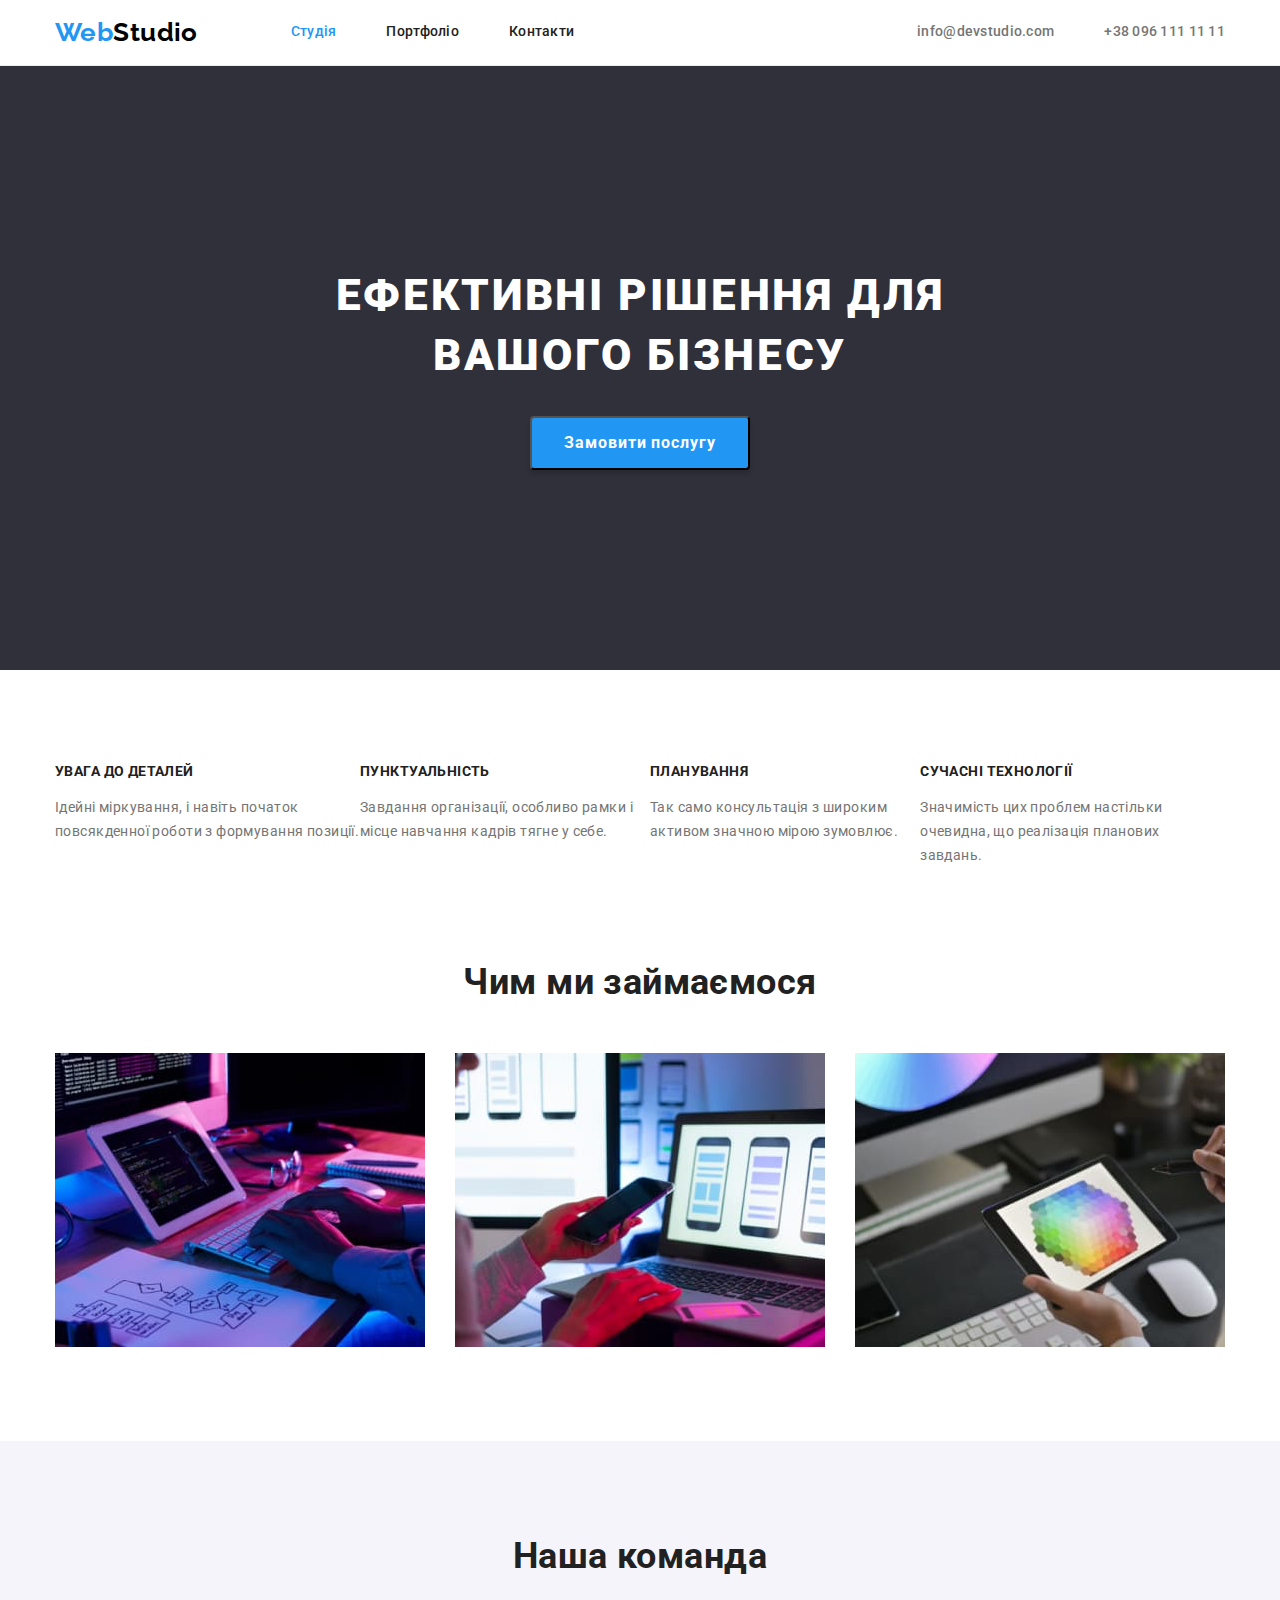
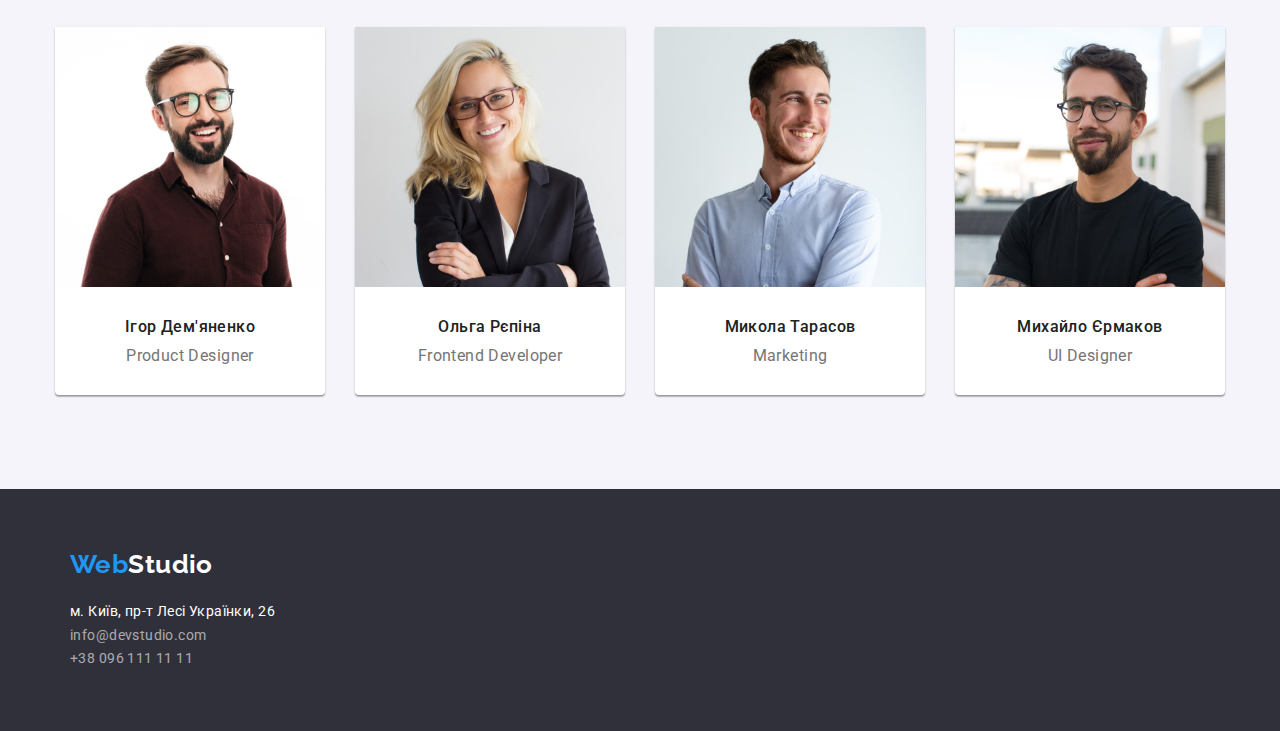
<file: index.html>
<!DOCTYPE html>
<html lang="uk">
  <head>
    <meta charset="UTF-8" />
    <meta http-equiv="X-UA-Compatible" content="IE=edge" />
    <meta name="viewport" content="width=device-width, initial-scale=1.0" />
    <title>Document</title>
    <link rel="preconnect" href="https://fonts.googleapis.com" />
    <link rel="preconnect" href="https://fonts.gstatic.com" crossorigin />
    <link
      rel="stylesheet"
      href="https://cdnjs.cloudflare.com/ajax/libs/modern-normalize/1.0.0/modern-normalize.min.css"
    />
    <link
      href="https://fonts.googleapis.com/css2?family=Montserrat:wght@400;700&family=Raleway:wght@700&family=Roboto:wght@100;400;500;700;900&display=swap"
      rel="stylesheet"
    />
    <link rel="stylesheet" href="./css/styles.css" />
  </head>

  <body>

    <!-- Хедер -->
    <header>
      <div class="container section-flex">
        <nav class="nav-flex">
          <a href="./index.html" class="logo"><span class="logo-accent">Web</span>Studio</a>
          <ul class="link-flex">
            <li><a href="./index.html" class="nav-link primery-link">Студія</a></li>
            <li><a href="./portfolio.html" class="nav-link">Портфоліо</a></li>
            <li><a href="" class="nav-link">Контакти</a></li>
          </ul>
        </nav>
        <ul class="link-flex">
          <li>
            <a href="mailto:info@devstudio.com" class="nav-link nav-contact">info@devstudio.com</a>
          </li>
          <li><a href="tel:+380961111111" class="nav-link nav-contact">+38 096 111 11 11</a></li>
        </ul>
      </div>
    </header>
    <!-- Герой -->
    <section class="hero">
      <h1 class="hero-title">
        Ефективні рішення для вашого бізнесу
      </h1>
      <button type="button" class="hero-button">Замовити послугу</button>
    </section>

    <!-- Наші переваги -->
    <div class="container">
      <section class="advantages">
        <h2 class="visually-hidden">Наші переваги</h2>
        <ul class="advantages-flex">
          <li class="advantages-list">
            <h3 class="advantages-title">УВАГА ДО ДЕТАЛЕЙ</h3>
            <p class="advantages-descr">
              Ідейні міркування, і навіть початок повсякденної роботи з формування позиції.
            </p>
          </li>
          <li class="advantages-list">
            <h3 class="advantages-title">ПУНКТУАЛЬНІСТЬ</h3>
            <p class="advantages-descr">
              Завдання організації, особливо рамки і місце навчання кадрів тягне у себе.
            </p>
          </li>
          <li class="advantages-list">
            <h3 class="advantages-title">ПЛАНУВАННЯ</h3>
            <p class="advantages-descr">
              Так само консультація з широким активом значною мірою зумовлює.
            </p>
          </li>
          <li class="advantages-list">
            <h3 class="advantages-title">СУЧАСНІ ТЕХНОЛОГІЇ</h3>
            <p class="advantages-descr">
              Значимість цих проблем настільки очевидна, що реалізація планових завдань.
            </p>
          </li>
        </ul>
      </section>
    </div>

    <!-- Чим ми займаємось?     -->
    <div class="container">
      <section class="whatwedo">
        <h2 class="whatwedo-title">Чим ми займаємося</h2>
        <ul class="whatwedo-flex">
          <li><img src="./images/whatwedo1.jpg" alt="Фото робіт №1" width="370" height="294" /></li>
          <li><img src="./images/whatwedo2.jpg" alt="Фото робіт №2" width="370" height="294" /></li>
          <li><img src="./images/whatwedo3.jpg" alt="Фото робіт №3" width="370" height="294" /></li>
        </ul>
      </section>
    </div>

    <!-- Наша команда -->
          <section class="team">
        <div class="container">
        <h2 class="team-title">Наша команда</h2>
        <ul class="team-flex">
          <li>
            <div class="team-box">
                <img
              src="./images/teammember1.jpg"
              alt="Перший учасник команди"
              width="270"
              height="260"
            />
            <h3 class="team-name">Ігор Дем'яненко</h3>
            <p class="team-position">Product Designer</p>
            </div>
          </li>
          <li>
            <div class="team-box">
                <img
              src="./images/teammember2.jpg"
              alt="Другий учасник команди"
              width="270"
              height="260"
            />
            <h3 class="team-name">Ольга Рєпіна</h3>
            <p class="team-position">Frontend Developer</p>
            </div>
          </li>
          <li>
            <div class="team-box">
                <img
              src="./images/teammember3.jpg"
              alt="Третій учасник команди"
              width="270"
              height="260"
            />
            <h3 class="team-name">Микола Тарасов</h3>
            <p class="team-position">Marketing</p>
            </div>
          </li>
          <li>
            <div class="team-box">
                <img
              src="./images/teammember4.jpg"
              alt="Четвертий учасник команди"
              width="270"
              height="260"
            />
            <h3 class="team-name">Михайло Єрмаков</h3>
            <p class="team-position">UI Designer</p>
            </div>
          </li>
        </ul>
        </div>
      </section>
    </div>
    
<!-- Футер -->
    <footer class="footer">
     <div class="container">
      <div class="footer-box">
        <a href="./index.html " class="logo-footer"><span class="logo-accent">Web</span>Studio</a
        ><br />
        <address>
          <ul>
            <li><a href="#" class="footer-address">м. Київ, пр-т Лесі Українки, 26</a></li>
            <li><a href="mailto:info@devstudio.com" class="footer-link">info@devstudio.com</a></li>
            <li><a href="tel:+380961111111" class="footer-link">+38 096 111 11 11</a></li>
          </ul>
        </address>
      </div>
     </div>
    </footer>
  </body>
</html>
</file>
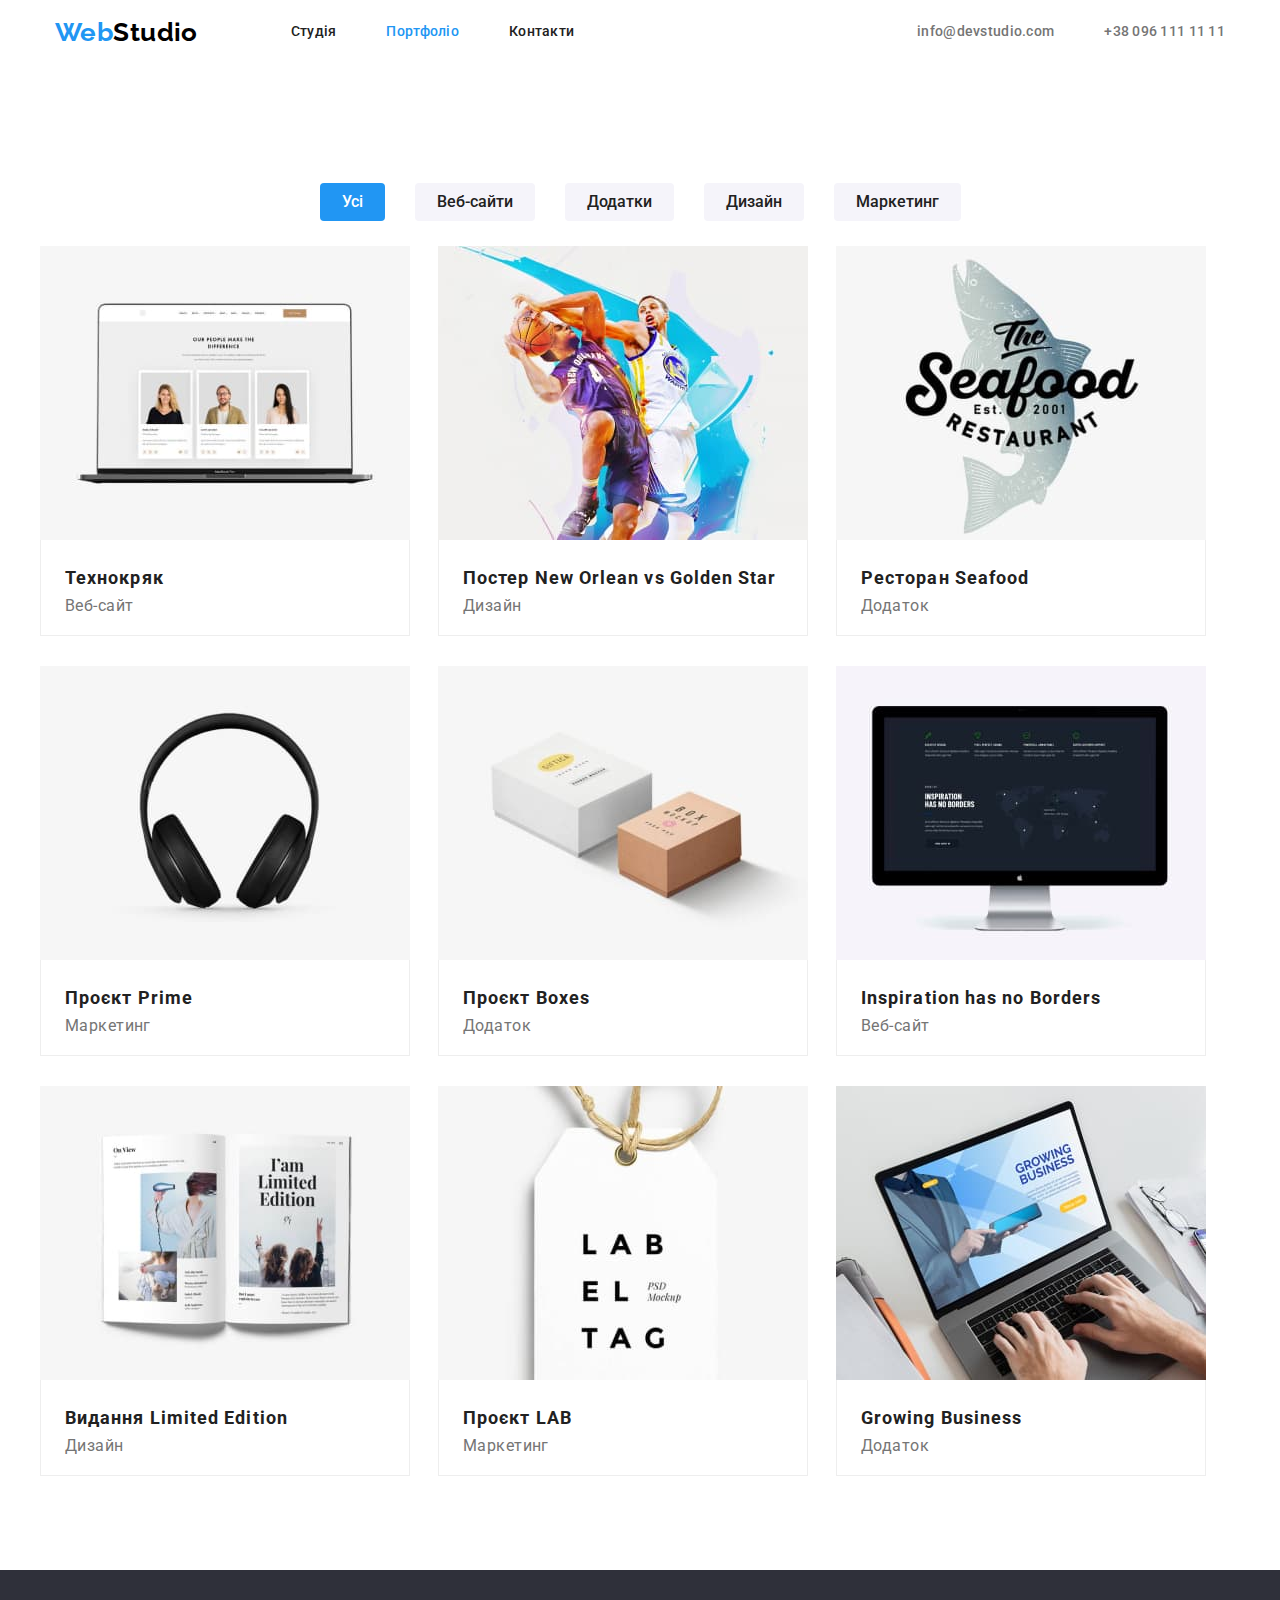
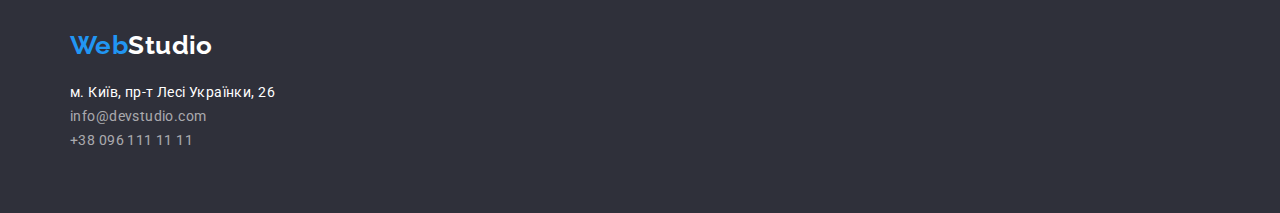
<file: portfolio.html>
<!DOCTYPE html>
<html lang="uk">
  <head>
    <meta charset="UTF-8" />
    <meta http-equiv="X-UA-Compatible" content="IE=edge" />
    <meta name="viewport" content="width=device-width, initial-scale=1.0" />
    <title>Document</title>
    <link rel="preconnect" href="https://fonts.googleapis.com" />
    <link rel="preconnect" href="https://fonts.gstatic.com" crossorigin />
    <link
      rel="stylesheet"
      href="https://cdnjs.cloudflare.com/ajax/libs/modern-normalize/1.0.0/modern-normalize.min.css"
    />
    <link
      href="https://fonts.googleapis.com/css2?family=Montserrat:wght@400;700&family=Raleway:wght@700&family=Roboto:wght@100;400;500;700;900&display=swap"
      rel="stylesheet"
    />
    <link rel="stylesheet" href="./css/styles.css" />
  </head>

  <body>

    <!-- Хедер -->
    <header>
      <div class="container section-flex">
        <nav class="nav-flex">
          <a href="./index.html" class="logo"><span class="logo-accent">Web</span>Studio</a>
          <ul class="link-flex">
            <li><a href="./index.html" class="nav-link">Студія</a></li>
            <li><a href="./portfolio.html" class="nav-link primery-link">Портфоліо</a></li>
            <li><a href="" class="nav-link">Контакти</a></li>
          </ul>
        </nav>
        <ul class="link-flex">
          <li>
            <a href="mailto:info@devstudio.com" class="nav-link nav-contact">info@devstudio.com</a>
          </li>
          <li><a href="tel:+380961111111" class="nav-link nav-contact">+38 096 111 11 11</a></li>
        </ul>
      </div>
    </header>

    <!-- Головна секція -->
    <main>
      <section>
        <div class="portfolio-container">
          <h1 class="visually-hidden">Портфоліо</h1>
          <ul class="portfolio-button">
            <li><button type="button" class="button primery-link">Усі</button></li>
            <li><button type="button" class="button">Веб-сайти</button></li>
            <li><button type="button" class="button">Додатки</button></li>
            <li><button type="button" class="button">Дизайн</button></li>
            <li><button type="button" class="button">Маркетинг</button></li>
          </ul>
          <ul class="portfolio-flex portfolio-item">
            <li>
              <a href="" class="portfolio-image">
                <img src="./images/portfolio/project1.jpg" alt="Постер Технохряк" width="370" />
                <div class="portfolio-box">
                  <h3 class="portfolio-title">Технокряк</h3>
                  <p class="portfolio-descr">Веб-сайт</p>
                </div>
              </a>
            </li>

            <li>
              <a href="" class="portfolio-image">
                <img
                  src="./images/portfolio/project2.jpg"
                  alt="Постер New Orlean vs Golden Star"
                  width="370"
                />
                <div class="portfolio-box">
                  <h3 class="portfolio-title">Постер New Orlean vs Golden Star</h3>
                  <p class="portfolio-descr">Дизайн</p>
                </div>
              </a>
            </li>

            <li>
              <a href="" class="portfolio-image">
                <img
                  src="./images/portfolio/project3.jpg"
                  alt="Постер ресторан Seafood"
                  width="370"
                />
                <div class="portfolio-box">
                  <h3 class="portfolio-title">Ресторан Seafood</h3>
                  <p class="portfolio-descr">Додаток</p>
                </div>
              </a>
            </li>

            <li>
              <a href="" class="portfolio-image">
                <img src="./images/portfolio/project4.jpg" alt="Постер проєкт Prime" width="370" />
                <div class="portfolio-box">
                  <h3 class="portfolio-title">Проєкт Prime</h3>
                  <p class="portfolio-descr">Маркетинг</p>
                </div>
              </a>
            </li>

            <li>
              <a href="" class="portfolio-image">
                <img src="./images/portfolio/project5.jpg" alt="Проєкт Boxes" width="370" />
                <div class="portfolio-box">
                  <h3 class="portfolio-title">Проєкт Boxes</h3>
                  <p class="portfolio-descr">Додаток</p>
                </div>
              </a>
            </li>

            <li>
              <a href="" class="portfolio-image">
                <img
                  src="./images/portfolio/project6.jpg"
                  alt="Постер Inspiration has no Borders"
                  width="370"
                />
                <div class="portfolio-box">
                  <h3 class="portfolio-title">Inspiration has no Borders</h3>
                  <p class="portfolio-descr">Веб-сайт</p>
                </div>
              </a>
            </li>

            <li>
              <a href="" class="portfolio-image">
                <img
                  src="./images/portfolio/project7.jpg"
                  alt="Постер Видання Limited Edition"
                  width="370"
                />
                <div class="portfolio-box">
                  <h3 class="portfolio-title">Видання Limited Edition</h3>
                  <p class="portfolio-descr">Дизайн</p>
                </div>
              </a>
            </li>
            <li>
              <a href="" class="portfolio-image">
                <img src="./images/portfolio/project8.jpg" alt="Постер Проєкт LAB" width="370" />
                <div class="portfolio-box">
                  <h3 class="portfolio-title">Проєкт LAB</h3>
                  <p class="portfolio-descr">Маркетинг</p>
                </div>
              </a>
            </li>

            <li>
              <a href="" class="portfolio-image">
                <img
                  src="./images/portfolio/project9.jpg"
                  alt="Постер Growing Business"
                  width="370"
                />
                <div class="portfolio-box">
                  <h3 class="portfolio-title">Growing Business</h3>
                  <p class="portfolio-descr">Додаток</p>
                </div>
              </a>
            </li>
          </ul>
        </div>
      </section>
    </main>

    <!-- Футер -->
    <footer class="footer">
      <div class="container">
        <div class="footer-box">
          <a href="./index.html " class="logo-footer"><span class="logo-accent">Web</span>Studio</a
          ><br />
          <address>
            <ul>
              <li><a href="#" class="footer-address">м. Київ, пр-т Лесі Українки, 26</a></li>
              <li>
                <a href="mailto:info@devstudio.com" class="footer-link">info@devstudio.com</a>
              </li>
              <li><a href="tel:+380961111111" class="footer-link">+38 096 111 11 11</a></li>
            </ul>
          </address>
        </div>
      </div>
    </footer>
  </body>
</html>
</file>
<file: css/styles.css>
:root {
  --main-color-text: #757575;
  --dark-color-text: #212121;
  --accent-color: #2196f3;
  --light-color-bg: #f5f5f5;
  --dark-color-footer: #2f303a;
  --white-color: #ffffff;
  --black-color: #000000;
  --light-grey-color: #f5f4fa;
}

h1,
h2,
h3,
ul,
p {
  margin: 0;
}

ul {
  padding: 0;
}

body {
  color: var(--main-color-text);
  font-family: 'Roboto';
  font-size: 14px;
  letter-spacing: 0.03em;
}

/* Визначає характеристики героя */
h1 {
  font-weight: 900;
  font-size: 44px;
  line-height: 1.36;
  text-align: center;
  letter-spacing: 0.06em;
  text-transform: uppercase;
  color: var(--white-color);
}

section {
  display: inline-block;
  min-width: 100%;
}

img {
  display: block;
}

.container {
  max-width: 1200px;
  width: 100%;
  margin: 0 auto;
  padding: 0 15px;
}

.header {
  margin: 0 auto;
  border-bottom: 1px solid #ececec;
  width: 100%;
}

.hero {
  max-width: 1600px;
  width: 100%;
  padding-top: 200px;
  padding-bottom: 200px;
  margin-left: auto;
  margin-right: auto;
  text-align: center;
  background-color: var(--dark-color-footer);
  border-top: 1px solid #ececec;
}

.hero-title {
  margin-left: auto;
  margin-right: auto;
  max-width: 696px;
  margin-bottom: 30px;
}

/* Задає характеристики кнопки героя */
.hero-button {
  display: inline-block;
  padding-top: 10px;
  padding-bottom: 10px;
  padding-left: 32px;
  padding-right: 32px;
  font-weight: 700;
  font-size: 16px;
  line-height: 1.88;
  letter-spacing: 0.06em;
  color: var(--white-color);
  background: var(--accent-color);
  box-shadow: 0px 4px 4px rgba(0, 0, 0, 0.15);
  border-radius: 4px;
  cursor: pointer;
}

.hero-button:hover,
.hero-button:focus {
  background-color: #2773b1;
  color: var(--light-grey-color);
}
/* Задає характеристики кнопок при ховері й фокусі */
.button:focus,
.button:hover {
  background-color: var(--accent-color);
  color: var(--white-color);
}

/* Задає характеристики кнопки героя при ховері й фокусі */
.main-button:focus,
.main-button:hover {
  color: var(--black-color);
}

/* Задає характеристики виділеної кнопки на сторінці */
a.primery-link {
  color: var(--accent-color);
}

button.primery-link {
  background-color: var(--accent-color);
  color: var(--white-color);
}

/* Визначає характеристики блоку переваг */
.visually-hidden {
  position: absolute;
  width: 1px;
  height: 1px;
  margin: -1px;
  border: 0;
  padding: 0;
  white-space: nowrap;
  clip-path: inset(100%);
  clip: rect(0 0 0 0);
  overflow: hidden;
}

.advantages {
  padding-top: 94px;
  padding-bottom: 47px;
}

.advantages-flex {
  display: flex;
  justify-content: space-between;
}

.advantages-list {
  display: inline-block;
}

.advantages-title {
  font-size: 14px;
  line-height: 1.14;
  text-transform: uppercase;
  color: var(--dark-color-text);
  margin-bottom: 15px;
}

.advantages-descr {
  font-weight: 400;
  font-size: 14px;
  line-height: 24px;
  letter-spacing: 0.03em;
  color: var(--main-color-text);
}

/* Визначає характеристики секції "Чим ми займаємося" */
.whatwedo {
  padding-top: 47px;
  padding-bottom: 94px;
}

.whatwedo-flex {
  display: flex;
  justify-content: space-between;
}

.whatwedo-title,
.team-title {
  text-align: center;
  font-size: 36px;
  line-height: 1.167;
  color: var(--dark-color-text);
  margin-bottom: 50px;
}

.portfolio-button > li:not(:last-child) {
  margin-right: 30px;
}

/* Наша команда */
.team {
  padding-top: 94px;
  padding-bottom: 94px;
  background-color: var(--light-grey-color);
}

.team-name {
  font-weight: 500;
  font-size: 16px;
  line-height: 1.188;
  text-align: center;
  color: var(--dark-color-text);
  margin-top: 30px;
  margin-bottom: 10px;
}

.team-position {
  font-size: 16px;
  line-height: 1.188;
  text-align: center;
}

.team-box {
  width: 270px;
  height: 368px;
  background: var(--white-color);
  box-shadow: 0px 1px 3px rgba(0, 0, 0, 0.12), 0px 1px 1px rgba(0, 0, 0, 0.14),
    0px 2px 1px rgba(0, 0, 0, 0.2);
  border-radius: 0px 0px 4px 4px;
}

.team-flex {
  justify-content: space-between;
}

address {
  font-style: normal;
}

a {
  text-decoration: none;
}

li {
  list-style-type: none;
}

/* Визначає характеристики логотипу */
.logo,
.logo-footer {
  display: inline-block;
  font-family: 'Raleway';
  font-weight: 700;
  font-size: 26px;
  line-height: 1.19;
  color: var(--black-color);
}

.logo-footer {
  color: var(--white-color);
  margin-bottom: 20px;
}

.logo-accent {
  color: var(--accent-color);
}

.logo {
  margin-right: 93px;
}

/* Визначає характеристики посилань в навігаціі */
.nav-link {
  display: inline-block;
  padding-top: 24px;
  padding-bottom: 25px;
  padding-left: 25px;
  padding-right: 25px;
  font-weight: 500;
  font-size: 14px;
  line-height: 1.14;
  letter-spacing: 0.02em;
  color: var(--dark-color-text);
}

li:first-child .nav-link {
  padding-left: 0;
}

li:last-child .nav-link {
  padding-right: 0;
}

.link-flex {
  display: flex;
  margin-left: auto;
  align-items: center;
}

.nav-flex {
  display: flex;
  align-items: center;
}

.whatwedo-flex .advantages-flex,
.section-flex,
.team-flex,
.portfolio-flex {
  display: flex;
}

.nav-link:hover,
.nav-link:focus {
  color: var(--accent-color);
}

.nav-contact {
  color: var(--main-color-text);
  display: block;
}

.nav-contact:hover,
.nav-contact:focus,
.footer-link:hover,
.footer-link:focus,
.logo:hover,
.logo:focus,
.logo-footer:hover,
.logo-footer:focus {
  color: var(--accent-color);
}

.footer {
  margin: 0 auto;
  width: 100%;
  background-color: var(--dark-color-footer);
}
.footer-link {
  line-height: 1.71;
  color: rgba(255, 255, 255, 0.6);
}

.footer-address {
  line-height: 1.71;
  color: var(--white-color);
}

.footer-box {
  min-width: 1200px;
  width: 100%;
  padding: 0 15px;
  padding-top: 60px;
  padding-bottom: 60px;
}

/* Портфоліо */

.portfolio-container {
  max-width: 1200px;
  width: 100%;
  margin: 0 auto;
  padding-top: 94px;
  padding-bottom: 94px;
}

.portfolio-flex {
  flex-wrap: wrap;
  margin: 0;
}

.portfolio-item > li:not(:nth-child(3n)) {
  margin-right: 28px;
}

.portfolio-image {
  width: calc((100%-60) / 3);
}

.portfolio-image:nth-last-child(-n + 3) {
  margin-bottom: 96px;
}

.portfolio-button {
  justify-content: center;
  display: flex;
  padding-top: 24px;
  padding-bottom: 25px;
}

.portfolio-item {
  flex-wrap: wrap;
}

.portfolio-item > li {
  margin-bottom: 30px;
}

.portfolio-item > li:nth-last-child(-n + 3) {
  margin-bottom: 0px;
}

.portfolio-header {
  background-color: var(--white-color);
}

.portfolio-title {
  font-size: 18px;
  line-height: 2;
  letter-spacing: 0.06em;
  color: var(--dark-color-text);
}

.portfolio-descr {
  font-size: 16px;
  line-height: 1.188;
  color: var(--main-color-text);
}

.portfolio-box {
  display: block;
  padding: 20px 24px;
  background: #ffffff;
  border: 1px solid #eeeeee;
  border-top: none;
}
/* Задає характеристики кнопок портфоліо*/
.button {
  display: inline-block;
  padding: 6px 22px;
  background: #f5f4fa;
  border-radius: 4px;
  font-weight: 500;
  font-size: 16px;
  line-height: 1.625;
  color: var(--dark-color-text);
  background-color: var(--light-grey-color);
  font-family: inherit;
  border: none;
  cursor: pointer;
  text-align: center;
}
</file>
